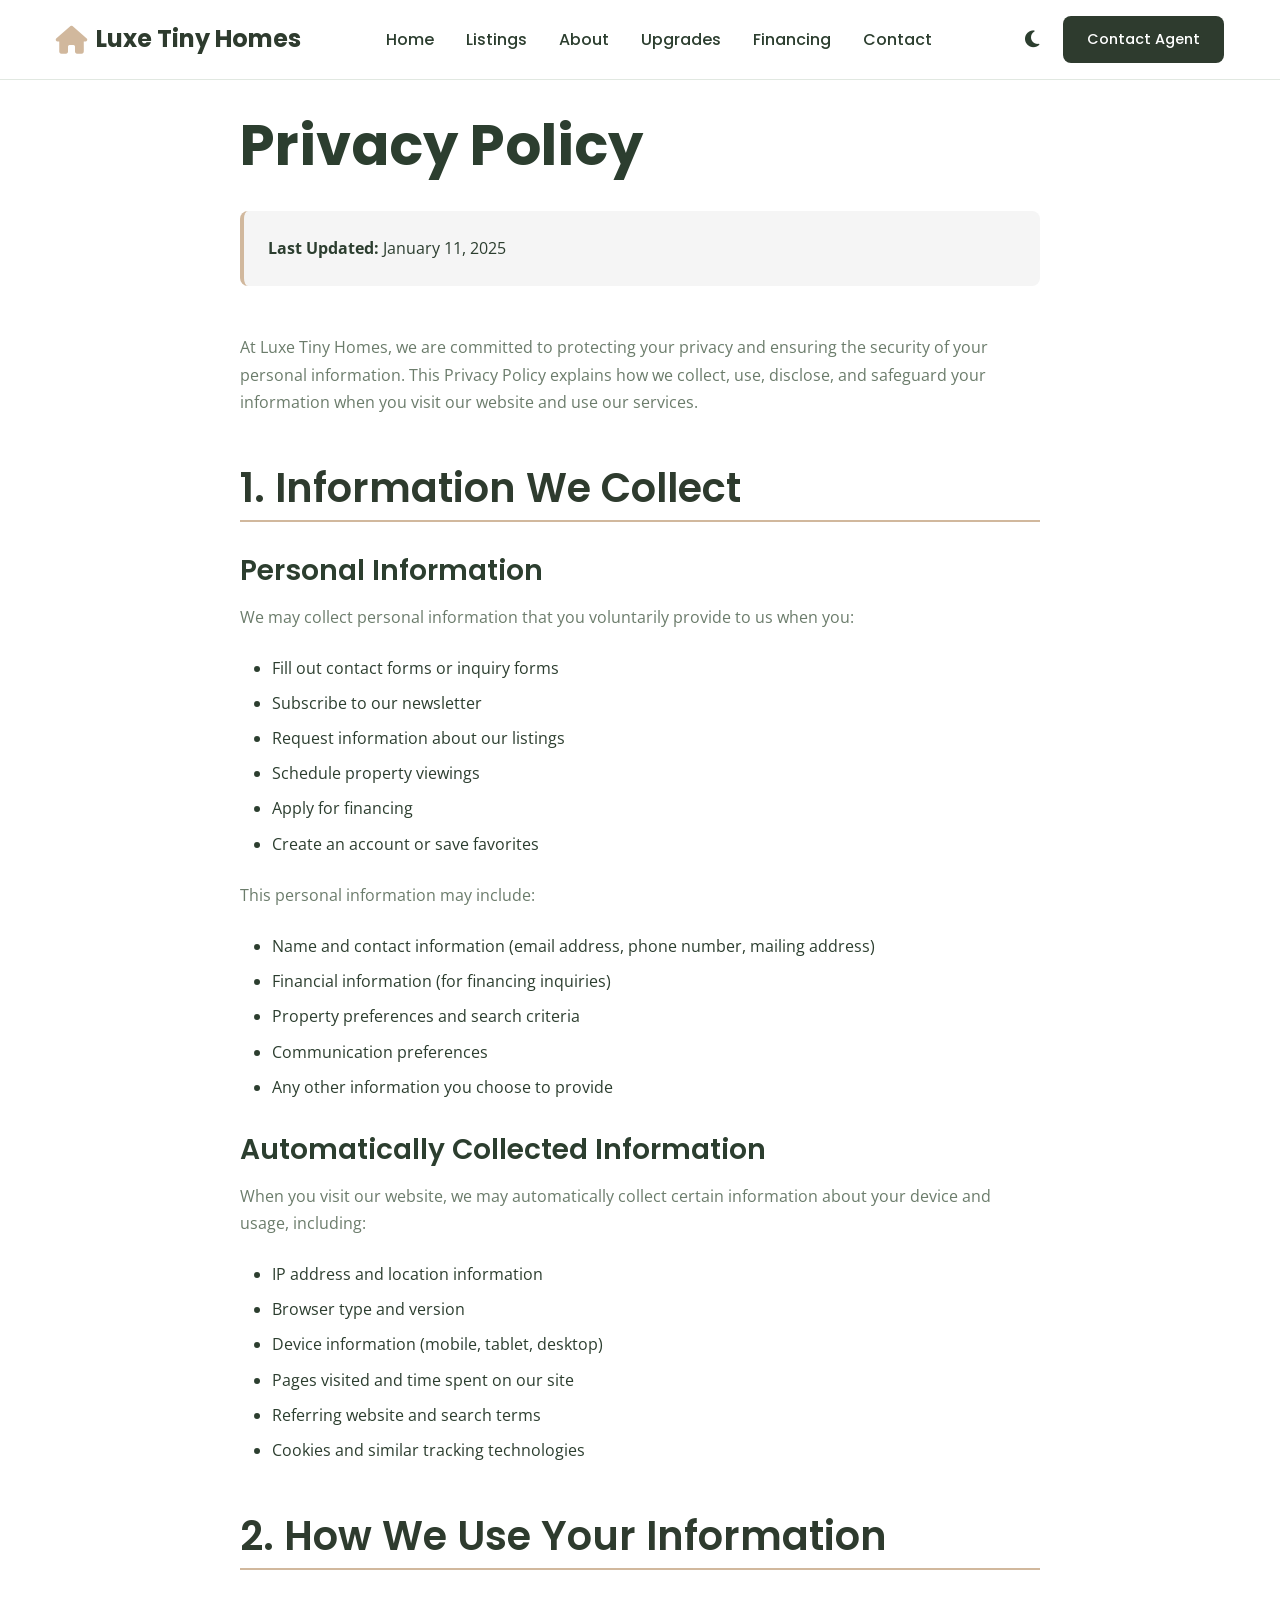
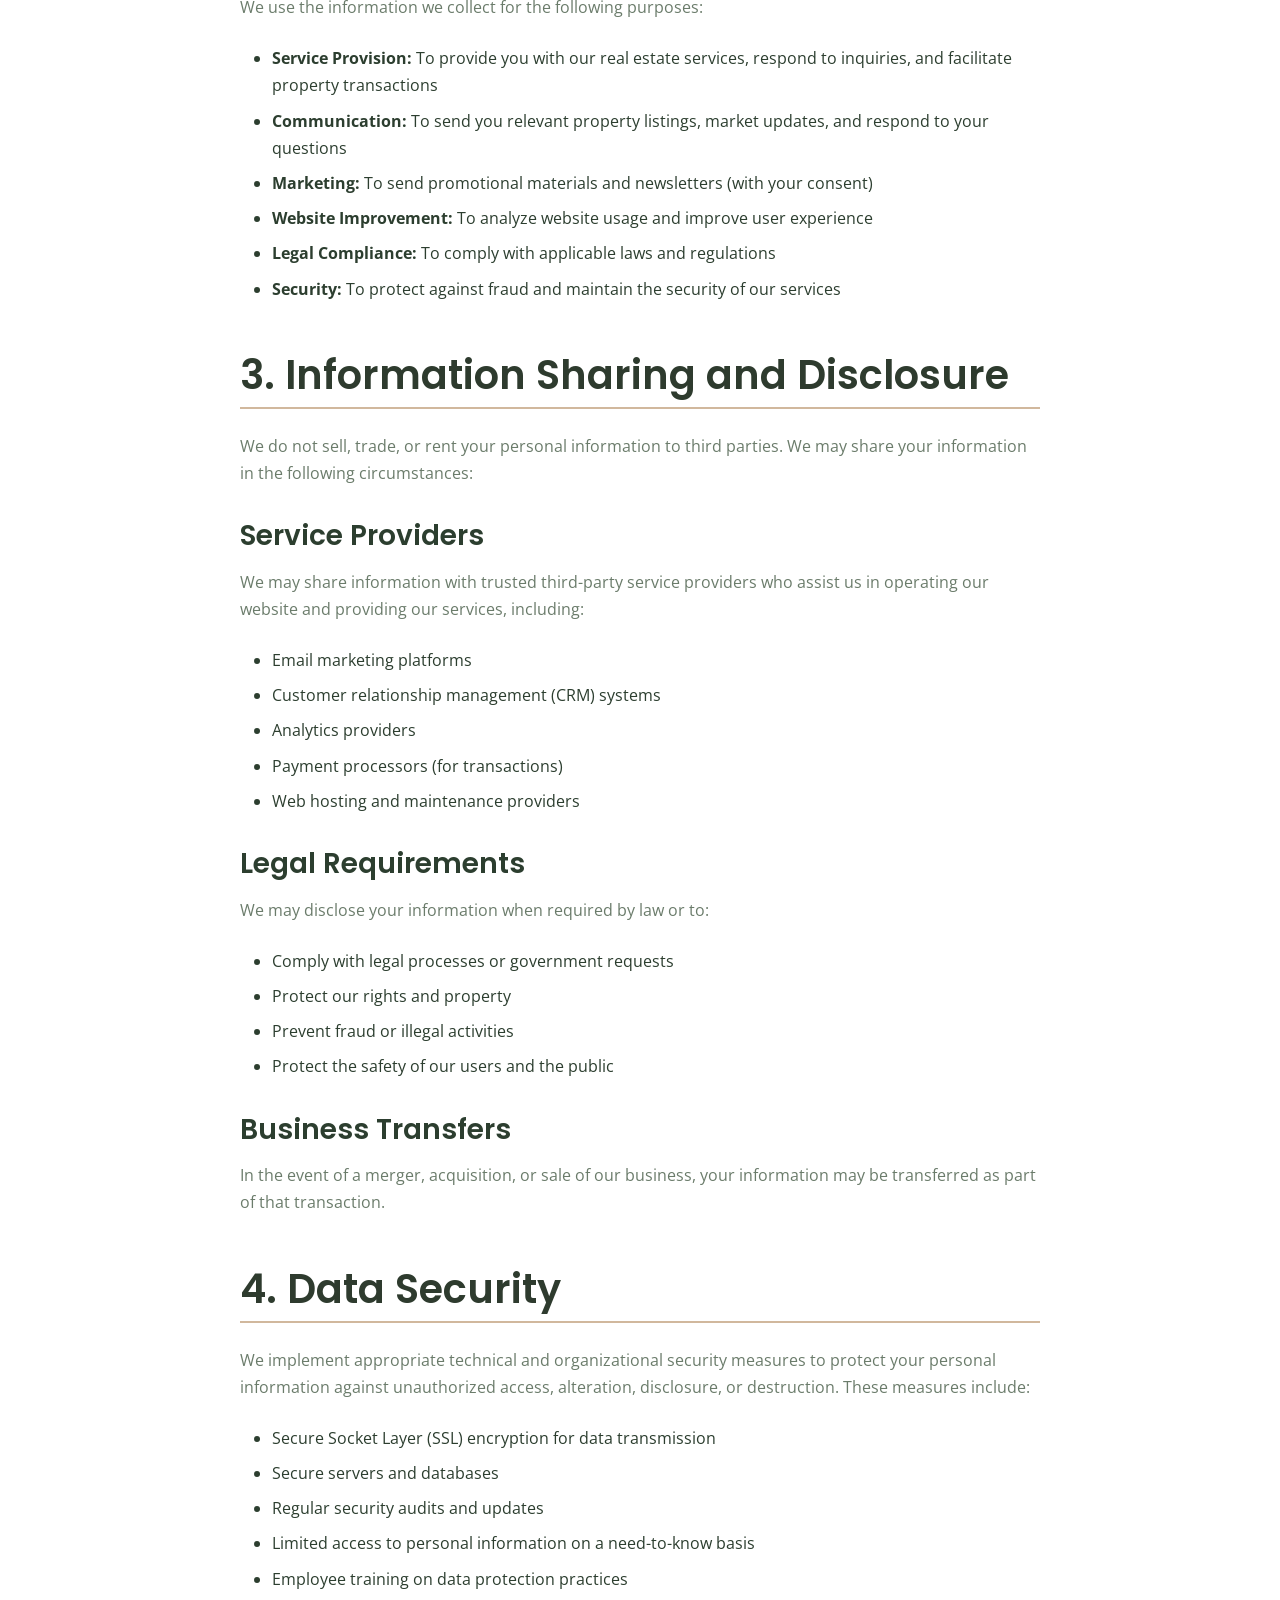
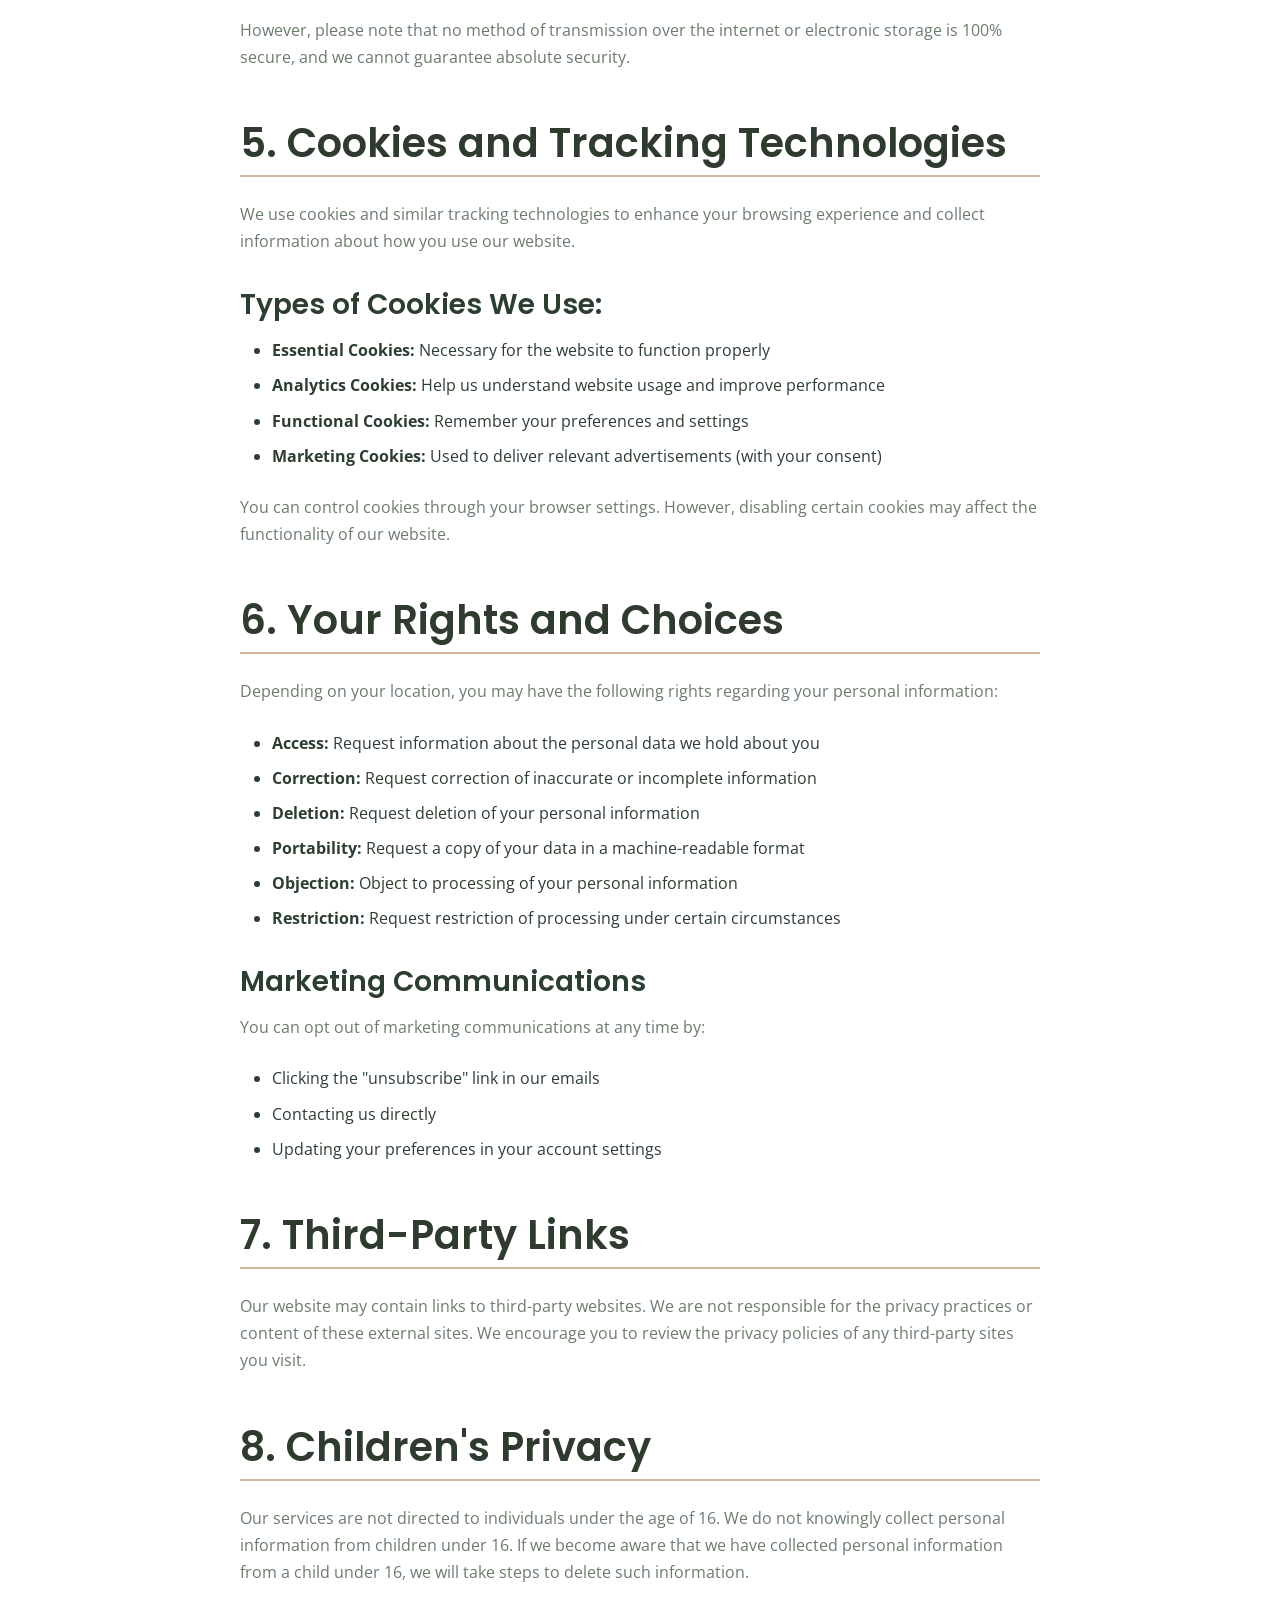
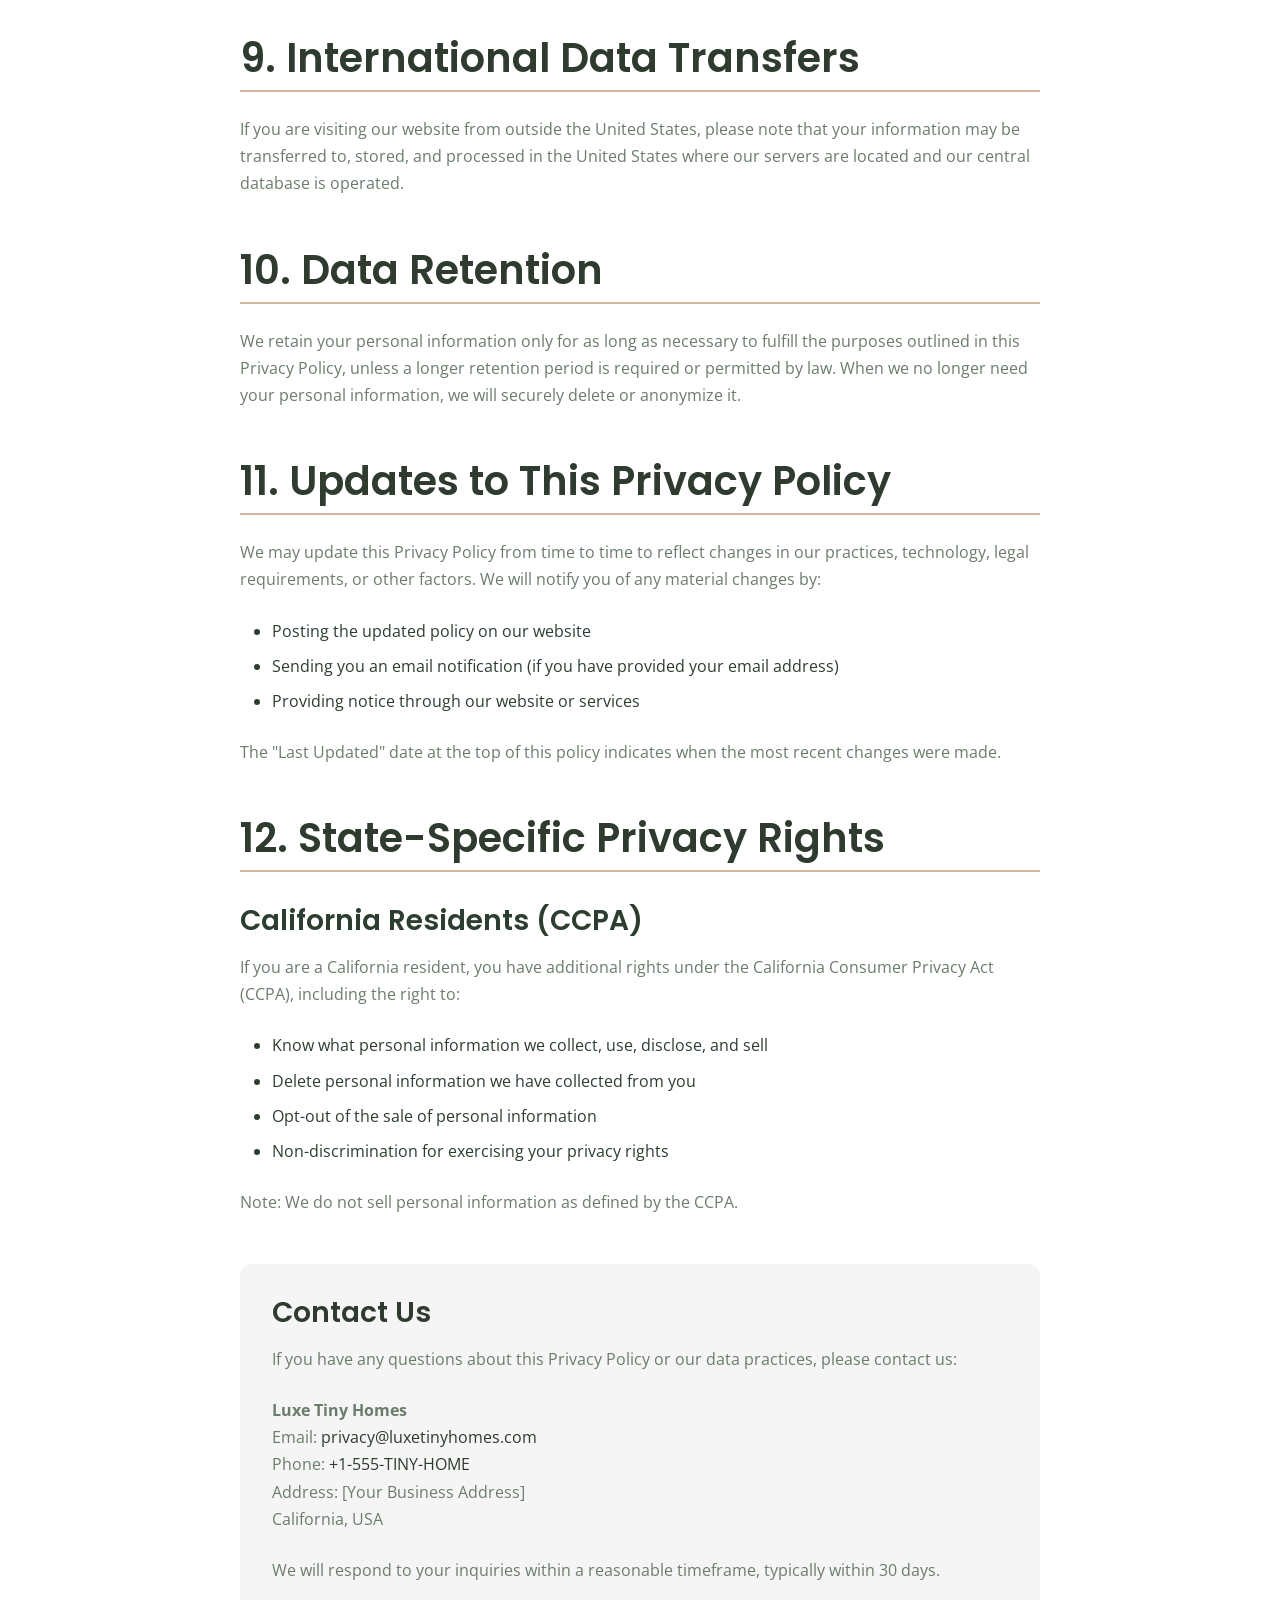
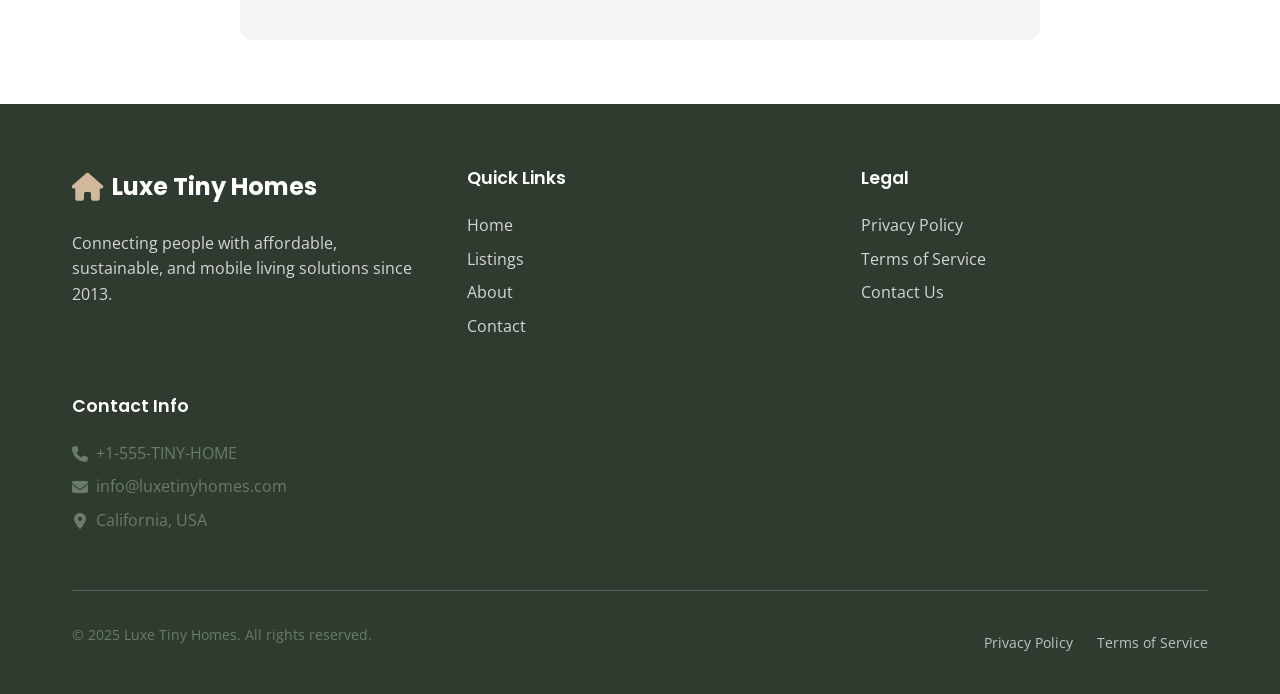
<file: privacy-policy.html>
<!DOCTYPE html>
<html lang="en">
<head>
    <meta charset="UTF-8">
    <meta name="viewport" content="width=device-width, initial-scale=1.0">
    <meta name="description" content="Luxe Tiny Homes Privacy Policy - Learn how we collect, use, and protect your personal information.">
    <meta name="robots" content="index, follow">
    
    <title>Privacy Policy | Luxe Tiny Homes</title>
    
    <!-- Fonts -->
    <link href="https://fonts.googleapis.com/css2?family=Poppins:wght@300;400;500;600;700&family=Open+Sans:wght@300;400;500;600&display=swap" rel="stylesheet">
    
    <!-- Icons -->
    <link href="https://cdnjs.cloudflare.com/ajax/libs/font-awesome/6.4.0/css/all.min.css" rel="stylesheet">
    
    <!-- CSS -->
    <link rel="stylesheet" href="styles.css">
    
    <style>
        .legal-page {
            padding: calc(80px + var(--spacing-lg)) 0 var(--spacing-xxl) 0;
            background-color: var(--color-white);
        }
        
        .legal-content {
            max-width: 800px;
            margin: 0 auto;
            line-height: 1.7;
        }
        
        .legal-content h1 {
            margin-bottom: var(--spacing-lg);
            color: var(--color-text-dark);
        }
        
        .legal-content h2 {
            margin-top: var(--spacing-xl);
            margin-bottom: var(--spacing-md);
            color: var(--color-forest-green);
            border-bottom: 2px solid var(--color-warm-accent);
            padding-bottom: 0.5rem;
        }
        
        .legal-content h3 {
            margin-top: var(--spacing-lg);
            margin-bottom: var(--spacing-sm);
            color: var(--color-text-dark);
        }
        
        .legal-content p {
            margin-bottom: var(--spacing-md);
        }
        
        .legal-content ul, .legal-content ol {
            margin-bottom: var(--spacing-md);
            padding-left: var(--spacing-lg);
        }
        
        .legal-content li {
            margin-bottom: 0.5rem;
        }
        
        .last-updated {
            background-color: var(--color-light);
            padding: var(--spacing-md);
            border-radius: var(--radius-small);
            border-left: 4px solid var(--color-warm-accent);
            margin-bottom: var(--spacing-xl);
        }
        
        .contact-info {
            background-color: var(--color-light);
            padding: var(--spacing-lg);
            border-radius: var(--radius-medium);
            margin-top: var(--spacing-xl);
        }
        
        .contact-info h3 {
            margin-top: 0;
            color: var(--color-forest-green);
        }
    </style>
</head>
<body>
    <!-- Header & Navigation -->
    <header class="header" id="header">
        <nav class="navbar">
            <div class="nav-container">
                <div class="nav-logo">
                    <a href="index.html">
                        <i class="fas fa-home"></i>
                        <span>Luxe Tiny Homes</span>
                    </a>
                </div>
                
                <ul class="nav-menu" id="nav-menu">
                    <li class="nav-item">
                        <a href="index.html" class="nav-link">Home</a>
                    </li>
                    <li class="nav-item">
                        <a href="index.html#listings" class="nav-link">Listings</a>
                    </li>
                    <li class="nav-item">
                        <a href="index.html#about" class="nav-link">About</a>
                    </li>
                    <li class="nav-item">
                        <a href="index.html#upgrades" class="nav-link">Upgrades</a>
                    </li>
                    <li class="nav-item">
                        <a href="index.html#financing" class="nav-link">Financing</a>
                    </li>
                    <li class="nav-item">
                        <a href="index.html#contact" class="nav-link">Contact</a>
                    </li>
                </ul>
                
                <div class="nav-actions">
                    <button class="theme-toggle" id="theme-toggle" aria-label="Toggle dark mode">
                        <i class="fas fa-moon"></i>
                    </button>
                    <a href="index.html#contact" class="btn btn-primary">Contact Agent</a>
                    <div class="hamburger" id="hamburger">
                        <span class="bar"></span>
                        <span class="bar"></span>
                        <span class="bar"></span>
                    </div>
                </div>
            </div>
        </nav>
    </header>

    <!-- Privacy Policy Content -->
    <main class="legal-page">
        <div class="container">
            <div class="legal-content">
                <h1>Privacy Policy</h1>
                
                <div class="last-updated">
                    <strong>Last Updated:</strong> January 11, 2025
                </div>

                <p>At Luxe Tiny Homes, we are committed to protecting your privacy and ensuring the security of your personal information. This Privacy Policy explains how we collect, use, disclose, and safeguard your information when you visit our website and use our services.</p>

                <h2>1. Information We Collect</h2>

                <h3>Personal Information</h3>
                <p>We may collect personal information that you voluntarily provide to us when you:</p>
                <ul>
                    <li>Fill out contact forms or inquiry forms</li>
                    <li>Subscribe to our newsletter</li>
                    <li>Request information about our listings</li>
                    <li>Schedule property viewings</li>
                    <li>Apply for financing</li>
                    <li>Create an account or save favorites</li>
                </ul>

                <p>This personal information may include:</p>
                <ul>
                    <li>Name and contact information (email address, phone number, mailing address)</li>
                    <li>Financial information (for financing inquiries)</li>
                    <li>Property preferences and search criteria</li>
                    <li>Communication preferences</li>
                    <li>Any other information you choose to provide</li>
                </ul>

                <h3>Automatically Collected Information</h3>
                <p>When you visit our website, we may automatically collect certain information about your device and usage, including:</p>
                <ul>
                    <li>IP address and location information</li>
                    <li>Browser type and version</li>
                    <li>Device information (mobile, tablet, desktop)</li>
                    <li>Pages visited and time spent on our site</li>
                    <li>Referring website and search terms</li>
                    <li>Cookies and similar tracking technologies</li>
                </ul>

                <h2>2. How We Use Your Information</h2>
                
                <p>We use the information we collect for the following purposes:</p>
                <ul>
                    <li><strong>Service Provision:</strong> To provide you with our real estate services, respond to inquiries, and facilitate property transactions</li>
                    <li><strong>Communication:</strong> To send you relevant property listings, market updates, and respond to your questions</li>
                    <li><strong>Marketing:</strong> To send promotional materials and newsletters (with your consent)</li>
                    <li><strong>Website Improvement:</strong> To analyze website usage and improve user experience</li>
                    <li><strong>Legal Compliance:</strong> To comply with applicable laws and regulations</li>
                    <li><strong>Security:</strong> To protect against fraud and maintain the security of our services</li>
                </ul>

                <h2>3. Information Sharing and Disclosure</h2>
                
                <p>We do not sell, trade, or rent your personal information to third parties. We may share your information in the following circumstances:</p>

                <h3>Service Providers</h3>
                <p>We may share information with trusted third-party service providers who assist us in operating our website and providing our services, including:</p>
                <ul>
                    <li>Email marketing platforms</li>
                    <li>Customer relationship management (CRM) systems</li>
                    <li>Analytics providers</li>
                    <li>Payment processors (for transactions)</li>
                    <li>Web hosting and maintenance providers</li>
                </ul>

                <h3>Legal Requirements</h3>
                <p>We may disclose your information when required by law or to:</p>
                <ul>
                    <li>Comply with legal processes or government requests</li>
                    <li>Protect our rights and property</li>
                    <li>Prevent fraud or illegal activities</li>
                    <li>Protect the safety of our users and the public</li>
                </ul>

                <h3>Business Transfers</h3>
                <p>In the event of a merger, acquisition, or sale of our business, your information may be transferred as part of that transaction.</p>

                <h2>4. Data Security</h2>
                
                <p>We implement appropriate technical and organizational security measures to protect your personal information against unauthorized access, alteration, disclosure, or destruction. These measures include:</p>
                <ul>
                    <li>Secure Socket Layer (SSL) encryption for data transmission</li>
                    <li>Secure servers and databases</li>
                    <li>Regular security audits and updates</li>
                    <li>Limited access to personal information on a need-to-know basis</li>
                    <li>Employee training on data protection practices</li>
                </ul>

                <p>However, please note that no method of transmission over the internet or electronic storage is 100% secure, and we cannot guarantee absolute security.</p>

                <h2>5. Cookies and Tracking Technologies</h2>
                
                <p>We use cookies and similar tracking technologies to enhance your browsing experience and collect information about how you use our website.</p>

                <h3>Types of Cookies We Use:</h3>
                <ul>
                    <li><strong>Essential Cookies:</strong> Necessary for the website to function properly</li>
                    <li><strong>Analytics Cookies:</strong> Help us understand website usage and improve performance</li>
                    <li><strong>Functional Cookies:</strong> Remember your preferences and settings</li>
                    <li><strong>Marketing Cookies:</strong> Used to deliver relevant advertisements (with your consent)</li>
                </ul>

                <p>You can control cookies through your browser settings. However, disabling certain cookies may affect the functionality of our website.</p>

                <h2>6. Your Rights and Choices</h2>
                
                <p>Depending on your location, you may have the following rights regarding your personal information:</p>
                <ul>
                    <li><strong>Access:</strong> Request information about the personal data we hold about you</li>
                    <li><strong>Correction:</strong> Request correction of inaccurate or incomplete information</li>
                    <li><strong>Deletion:</strong> Request deletion of your personal information</li>
                    <li><strong>Portability:</strong> Request a copy of your data in a machine-readable format</li>
                    <li><strong>Objection:</strong> Object to processing of your personal information</li>
                    <li><strong>Restriction:</strong> Request restriction of processing under certain circumstances</li>
                </ul>

                <h3>Marketing Communications</h3>
                <p>You can opt out of marketing communications at any time by:</p>
                <ul>
                    <li>Clicking the "unsubscribe" link in our emails</li>
                    <li>Contacting us directly</li>
                    <li>Updating your preferences in your account settings</li>
                </ul>

                <h2>7. Third-Party Links</h2>
                
                <p>Our website may contain links to third-party websites. We are not responsible for the privacy practices or content of these external sites. We encourage you to review the privacy policies of any third-party sites you visit.</p>

                <h2>8. Children's Privacy</h2>
                
                <p>Our services are not directed to individuals under the age of 16. We do not knowingly collect personal information from children under 16. If we become aware that we have collected personal information from a child under 16, we will take steps to delete such information.</p>

                <h2>9. International Data Transfers</h2>
                
                <p>If you are visiting our website from outside the United States, please note that your information may be transferred to, stored, and processed in the United States where our servers are located and our central database is operated.</p>

                <h2>10. Data Retention</h2>
                
                <p>We retain your personal information only for as long as necessary to fulfill the purposes outlined in this Privacy Policy, unless a longer retention period is required or permitted by law. When we no longer need your personal information, we will securely delete or anonymize it.</p>

                <h2>11. Updates to This Privacy Policy</h2>
                
                <p>We may update this Privacy Policy from time to time to reflect changes in our practices, technology, legal requirements, or other factors. We will notify you of any material changes by:</p>
                <ul>
                    <li>Posting the updated policy on our website</li>
                    <li>Sending you an email notification (if you have provided your email address)</li>
                    <li>Providing notice through our website or services</li>
                </ul>

                <p>The "Last Updated" date at the top of this policy indicates when the most recent changes were made.</p>

                <h2>12. State-Specific Privacy Rights</h2>

                <h3>California Residents (CCPA)</h3>
                <p>If you are a California resident, you have additional rights under the California Consumer Privacy Act (CCPA), including the right to:</p>
                <ul>
                    <li>Know what personal information we collect, use, disclose, and sell</li>
                    <li>Delete personal information we have collected from you</li>
                    <li>Opt-out of the sale of personal information</li>
                    <li>Non-discrimination for exercising your privacy rights</li>
                </ul>

                <p>Note: We do not sell personal information as defined by the CCPA.</p>

                <div class="contact-info">
                    <h3>Contact Us</h3>
                    <p>If you have any questions about this Privacy Policy or our data practices, please contact us:</p>
                    
                    <p><strong>Luxe Tiny Homes</strong><br>
                    Email: <a href="mailto:privacy@luxetinyhomes.com">privacy@luxetinyhomes.com</a><br>
                    Phone: <a href="tel:+1-555-TINY-HOME">+1-555-TINY-HOME</a><br>
                    Address: [Your Business Address]<br>
                    California, USA</p>

                    <p>We will respond to your inquiries within a reasonable timeframe, typically within 30 days.</p>
                </div>
            </div>
        </div>
    </main>

    <!-- Footer -->
    <footer class="footer">
        <div class="container">
            <div class="footer-content">
                <div class="footer-section">
                    <div class="footer-logo">
                        <i class="fas fa-home"></i>
                        <span>Luxe Tiny Homes</span>
                    </div>
                    <p class="footer-description">
                        Connecting people with affordable, sustainable, and mobile living solutions since 2013.
                    </p>
                </div>
                
                <div class="footer-section">
                    <h4 class="footer-title">Quick Links</h4>
                    <ul class="footer-links">
                        <li><a href="index.html">Home</a></li>
                        <li><a href="index.html#listings">Listings</a></li>
                        <li><a href="index.html#about">About</a></li>
                        <li><a href="index.html#contact">Contact</a></li>
                    </ul>
                </div>
                
                <div class="footer-section">
                    <h4 class="footer-title">Legal</h4>
                    <ul class="footer-links">
                        <li><a href="privacy-policy.html">Privacy Policy</a></li>
                        <li><a href="terms.html">Terms of Service</a></li>
                        <li><a href="index.html#contact">Contact Us</a></li>
                    </ul>
                </div>
                
                <div class="footer-section">
                    <h4 class="footer-title">Contact Info</h4>
                    <div class="footer-contact">
                        <p><i class="fas fa-phone"></i> +1-555-TINY-HOME</p>
                        <p><i class="fas fa-envelope"></i> info@luxetinyhomes.com</p>
                        <p><i class="fas fa-map-marker-alt"></i> California, USA</p>
                    </div>
                </div>
            </div>
            
            <div class="footer-bottom">
                <div class="footer-bottom-content">
                    <p>&copy; 2025 Luxe Tiny Homes. All rights reserved.</p>
                    <div class="footer-bottom-links">
                        <a href="privacy-policy.html">Privacy Policy</a>
                        <a href="terms.html">Terms of Service</a>
                    </div>
                </div>
            </div>
        </div>
    </footer>

    <!-- JavaScript -->
    <script src="script.js"></script>
</body>
</html>
</file>
<file: styles.css>
/* ===== CSS CUSTOM PROPERTIES ===== */
:root {
    /* Nature-inspired color palette */
    --color-white: #ffffff;
    --color-light: #f5f5f5;
    --color-forest-green: #2e3b2e;
    --color-warm-accent: #d1b89d;
    --color-text-dark: #2c3e2f;
    --color-text-light: #6b7c6b;
    --color-border: #e1e8e1;
    --color-shadow: rgba(46, 59, 46, 0.1);
    
    /* Additional colors */
    --color-success: #4caf50;
    --color-warning: #ff9800;
    --color-error: #f44336;
    --color-info: #2196f3;
    
    /* Typography */
    --font-primary: 'Poppins', sans-serif;
    --font-secondary: 'Open Sans', sans-serif;
    
    /* Spacing */
    --spacing-xs: 0.5rem;
    --spacing-sm: 1rem;
    --spacing-md: 1.5rem;
    --spacing-lg: 2rem;
    --spacing-xl: 3rem;
    --spacing-xxl: 4rem;
    
    /* Breakpoints */
    --breakpoint-mobile: 480px;
    --breakpoint-tablet: 768px;
    --breakpoint-desktop: 1024px;
    --breakpoint-large: 1200px;
    
    /* Animations */
    --transition-fast: 0.2s ease-in-out;
    --transition-normal: 0.3s ease-in-out;
    --transition-slow: 0.5s ease-in-out;
    
    /* Border radius */
    --radius-small: 8px;
    --radius-medium: 12px;
    --radius-large: 16px;
    
    /* Shadows */
    --shadow-light: 0 2px 8px var(--color-shadow);
    --shadow-medium: 0 4px 16px var(--color-shadow);
    --shadow-heavy: 0 8px 32px var(--color-shadow);
}

/* Dark mode variables */
[data-theme="dark"] {
    --color-white: #1a1a1a;
    --color-light: #2d2d2d;
    --color-forest-green: #4a6b4a;
    --color-warm-accent: #c9a876;
    --color-text-dark: #e0e0e0;
    --color-text-light: #b0b0b0;
    --color-border: #3a3a3a;
    --color-shadow: rgba(0, 0, 0, 0.3);
}

/* ===== RESET & BASE STYLES ===== */
* {
    margin: 0;
    padding: 0;
    box-sizing: border-box;
}

html {
    scroll-behavior: smooth;
    font-size: 16px;
}

body {
    font-family: var(--font-secondary);
    font-size: 1rem;
    line-height: 1.6;
    color: var(--color-text-dark);
    background-color: var(--color-white);
    transition: background-color var(--transition-normal), color var(--transition-normal);
}

/* ===== TYPOGRAPHY ===== */
h1, h2, h3, h4, h5, h6 {
    font-family: var(--font-primary);
    font-weight: 600;
    line-height: 1.2;
    margin-bottom: var(--spacing-sm);
    color: var(--color-text-dark);
}

h1 {
    font-size: clamp(2rem, 5vw, 3.5rem);
    font-weight: 700;
}

h2 {
    font-size: clamp(1.75rem, 4vw, 2.5rem);
}

h3 {
    font-size: clamp(1.25rem, 3vw, 1.75rem);
}

h4 {
    font-size: 1.25rem;
}

p {
    margin-bottom: var(--spacing-sm);
    color: var(--color-text-light);
}

a {
    color: var(--color-forest-green);
    text-decoration: none;
    transition: color var(--transition-fast);
}

a:hover {
    color: var(--color-warm-accent);
}

/* ===== UTILITY CLASSES ===== */
.container {
    max-width: 1200px;
    margin: 0 auto;
    padding: 0 var(--spacing-sm);
}

@media (min-width: 768px) {
    .container {
        padding: 0 var(--spacing-lg);
    }
}

.text-center {
    text-align: center;
}

.section-header {
    text-align: center;
    margin-bottom: var(--spacing-xl);
}

.section-title {
    color: var(--color-text-dark);
    margin-bottom: var(--spacing-sm);
}

.section-subtitle {
    font-size: 1.1rem;
    color: var(--color-text-light);
    max-width: 600px;
    margin: 0 auto;
}

/* ===== BUTTONS ===== */
.btn {
    display: inline-flex;
    align-items: center;
    justify-content: center;
    padding: 0.75rem 1.5rem;
    border: none;
    border-radius: var(--radius-small);
    font-family: var(--font-primary);
    font-size: 0.9rem;
    font-weight: 500;
    text-decoration: none;
    cursor: pointer;
    transition: all var(--transition-fast);
    position: relative;
    overflow: hidden;
}

.btn-primary {
    background-color: var(--color-forest-green);
    color: var(--color-white);
}

.btn-primary:hover {
    background-color: var(--color-text-dark);
    transform: translateY(-2px);
    box-shadow: var(--shadow-medium);
}

.btn-secondary {
    background-color: var(--color-warm-accent);
    color: var(--color-white);
}

.btn-secondary:hover {
    background-color: #b8a085;
    transform: translateY(-2px);
    box-shadow: var(--shadow-medium);
}

.btn-outline {
    background-color: transparent;
    color: var(--color-forest-green);
    border: 2px solid var(--color-forest-green);
}

.btn-outline:hover {
    background-color: var(--color-forest-green);
    color: var(--color-white);
}

.btn-lg {
    padding: 1rem 2rem;
    font-size: 1rem;
}

.btn:disabled {
    opacity: 0.6;
    cursor: not-allowed;
    transform: none;
}

/* ===== HEADER & NAVIGATION ===== */
.header {
    position: fixed;
    top: 0;
    left: 0;
    width: 100%;
    z-index: 1000;
    background-color: rgba(255, 255, 255, 0.95);
    backdrop-filter: blur(10px);
    border-bottom: 1px solid var(--color-border);
    transition: all var(--transition-normal);
}

[data-theme="dark"] .header {
    background-color: rgba(26, 26, 26, 0.95);
}

.navbar {
    padding: 1rem 0;
}

.nav-container {
    display: flex;
    align-items: center;
    justify-content: space-between;
    max-width: 1200px;
    margin: 0 auto;
    padding: 0 var(--spacing-sm);
}

.nav-logo a {
    display: flex;
    align-items: center;
    gap: 0.5rem;
    font-family: var(--font-primary);
    font-size: 1.5rem;
    font-weight: 700;
    color: var(--color-forest-green);
    text-decoration: none;
}

.nav-logo i {
    font-size: 1.75rem;
    color: var(--color-warm-accent);
}

.nav-menu {
    display: flex;
    list-style: none;
    gap: var(--spacing-lg);
    margin: 0;
}

.nav-link {
    font-family: var(--font-primary);
    font-weight: 500;
    color: var(--color-text-dark);
    position: relative;
    transition: color var(--transition-fast);
}

.nav-link:hover,
.nav-link.active {
    color: var(--color-forest-green);
}

.nav-link::after {
    content: '';
    position: absolute;
    bottom: -5px;
    left: 0;
    width: 0;
    height: 2px;
    background-color: var(--color-warm-accent);
    transition: width var(--transition-fast);
}

.nav-link:hover::after,
.nav-link.active::after {
    width: 100%;
}

.nav-actions {
    display: flex;
    align-items: center;
    gap: var(--spacing-sm);
}

.theme-toggle {
    background: none;
    border: none;
    color: var(--color-text-dark);
    font-size: 1.2rem;
    cursor: pointer;
    padding: 0.5rem;
    border-radius: 50%;
    transition: all var(--transition-fast);
}

.theme-toggle:hover {
    background-color: var(--color-light);
    transform: scale(1.1);
}

.hamburger {
    display: none;
    flex-direction: column;
    cursor: pointer;
    padding: 0.5rem;
}

.bar {
    width: 25px;
    height: 3px;
    background-color: var(--color-text-dark);
    margin: 3px 0;
    transition: var(--transition-fast);
    border-radius: 2px;
}

/* Mobile Navigation */
@media (max-width: 768px) {
    .nav-menu {
        position: fixed;
        left: -100%;
        top: 70px;
        flex-direction: column;
        background-color: var(--color-white);
        width: 100%;
        text-align: center;
        transition: left var(--transition-normal);
        box-shadow: var(--shadow-medium);
        padding: var(--spacing-lg) 0;
        border-top: 1px solid var(--color-border);
    }

    .nav-menu.active {
        left: 0;
    }

    .nav-item {
        margin: var(--spacing-sm) 0;
    }

    .hamburger {
        display: flex;
    }

    .hamburger.active .bar:nth-child(2) {
        opacity: 0;
    }

    .hamburger.active .bar:nth-child(1) {
        transform: translateY(8px) rotate(45deg);
    }

    .hamburger.active .bar:nth-child(3) {
        transform: translateY(-8px) rotate(-45deg);
    }
}

/* ===== HERO SECTION ===== */
.hero {
    position: relative;
    height: 100vh;
    display: flex;
    align-items: center;
    justify-content: center;
    overflow: hidden;
}

.hero-background {
    position: absolute;
    top: 0;
    left: 0;
    width: 100%;
    height: 100%;
    z-index: -2;
}

.hero-video {
    width: 100%;
    height: 100%;
    object-fit: cover;
}

.hero-overlay {
    position: absolute;
    top: 0;
    left: 0;
    width: 100%;
    height: 100%;
    background: linear-gradient(rgba(46, 59, 46, 0.4), rgba(46, 59, 46, 0.6));
    z-index: -1;
}

.hero-content {
    text-align: center;
    color: var(--color-white);
    max-width: 800px;
    padding: 0 var(--spacing-sm);
}

.hero-title {
    color: var(--color-white);
    margin-bottom: var(--spacing-md);
    text-shadow: 2px 2px 4px rgba(0, 0, 0, 0.5);
}

.hero-subtitle {
    font-size: 1.25rem;
    margin-bottom: var(--spacing-xl);
    color: rgba(255, 255, 255, 0.9);
    text-shadow: 1px 1px 2px rgba(0, 0, 0, 0.5);
}

.hero-actions {
    display: flex;
    gap: var(--spacing-sm);
    justify-content: center;
    margin-bottom: var(--spacing-xl);
    flex-wrap: wrap;
}

.hero-stats {
    display: flex;
    justify-content: center;
    gap: var(--spacing-xl);
    margin-top: var(--spacing-xl);
    flex-wrap: wrap;
}

.stat {
    text-align: center;
}

.stat-number {
    display: block;
    font-size: 2rem;
    font-weight: 700;
    font-family: var(--font-primary);
    color: var(--color-warm-accent);
}

.stat-label {
    font-size: 0.9rem;
    color: rgba(255, 255, 255, 0.8);
}

.scroll-indicator {
    position: absolute;
    bottom: var(--spacing-lg);
    left: 50%;
    transform: translateX(-50%);
    color: var(--color-white);
    font-size: 1.5rem;
    animation: bounce 2s infinite;
}

@keyframes bounce {
    0%, 20%, 50%, 80%, 100% {
        transform: translateX(-50%) translateY(0);
    }
    40% {
        transform: translateX(-50%) translateY(-10px);
    }
    60% {
        transform: translateX(-50%) translateY(-5px);
    }
}

/* ===== LISTINGS SECTION ===== */
.listings {
    padding: var(--spacing-xxl) 0;
    background-color: var(--color-light);
}

.listings-filters {
    margin-bottom: var(--spacing-xl);
    display: flex;
    flex-direction: column;
    gap: var(--spacing-sm);
}

.search-bar {
    position: relative;
    max-width: 400px;
    margin: 0 auto;
}

.search-bar input {
    width: 100%;
    padding: 0.75rem 1rem 0.75rem 2.5rem;
    border: 2px solid var(--color-border);
    border-radius: var(--radius-small);
    font-size: 1rem;
    background-color: var(--color-white);
    color: var(--color-text-dark);
    transition: border-color var(--transition-fast);
}

.search-bar input:focus {
    outline: none;
    border-color: var(--color-forest-green);
}

.search-bar i {
    position: absolute;
    left: 0.75rem;
    top: 50%;
    transform: translateY(-50%);
    color: var(--color-text-light);
}

.filter-controls {
    display: flex;
    justify-content: center;
    gap: var(--spacing-sm);
    flex-wrap: wrap;
}

.filter-controls select {
    padding: 0.5rem 1rem;
    border: 2px solid var(--color-border);
    border-radius: var(--radius-small);
    background-color: var(--color-white);
    color: var(--color-text-dark);
    font-size: 0.9rem;
    cursor: pointer;
    transition: border-color var(--transition-fast);
}

.filter-controls select:focus {
    outline: none;
    border-color: var(--color-forest-green);
}

.listings-grid {
    display: grid;
    grid-template-columns: repeat(auto-fit, minmax(300px, 1fr));
    gap: var(--spacing-lg);
    margin-bottom: var(--spacing-xl);
}

.listing-card {
    background-color: var(--color-white);
    border-radius: var(--radius-medium);
    overflow: hidden;
    box-shadow: var(--shadow-light);
    transition: all var(--transition-normal);
    position: relative;
}

.listing-card:hover {
    transform: translateY(-5px);
    box-shadow: var(--shadow-heavy);
}

.listing-image {
    position: relative;
    height: 250px;
    overflow: hidden;
}

.listing-image img {
    width: 100%;
    height: 100%;
    object-fit: cover;
    transition: transform var(--transition-slow);
}

.listing-card:hover .listing-image img {
    transform: scale(1.05);
}

.favorite-btn {
    position: absolute;
    top: var(--spacing-sm);
    right: var(--spacing-sm);
    background-color: rgba(255, 255, 255, 0.9);
    border: none;
    border-radius: 50%;
    width: 40px;
    height: 40px;
    display: flex;
    align-items: center;
    justify-content: center;
    cursor: pointer;
    transition: all var(--transition-fast);
}

.favorite-btn:hover {
    background-color: var(--color-white);
    transform: scale(1.1);
}

.favorite-btn.active i {
    color: var(--color-error);
}

.listing-badge {
    position: absolute;
    top: var(--spacing-sm);
    left: var(--spacing-sm);
    background-color: var(--color-warm-accent);
    color: var(--color-white);
    padding: 0.25rem 0.75rem;
    border-radius: var(--radius-small);
    font-size: 0.8rem;
    font-weight: 600;
}

.listing-content {
    padding: var(--spacing-md);
}

.listing-title {
    font-size: 1.25rem;
    margin-bottom: 0.5rem;
    color: var(--color-text-dark);
}

.listing-price {
    font-size: 1.5rem;
    font-weight: 700;
    color: var(--color-forest-green);
    margin-bottom: 0.5rem;
}

.listing-location {
    color: var(--color-text-light);
    margin-bottom: var(--spacing-sm);
    display: flex;
    align-items: center;
    gap: 0.5rem;
}

.listing-description {
    margin-bottom: var(--spacing-sm);
    font-size: 0.95rem;
}

.listing-specs {
    display: flex;
    gap: var(--spacing-sm);
    margin-bottom: var(--spacing-md);
    flex-wrap: wrap;
}

.listing-specs span {
    display: flex;
    align-items: center;
    gap: 0.25rem;
    font-size: 0.85rem;
    color: var(--color-text-light);
}

/* ===== UPGRADES SECTION ===== */
.upgrades {
    padding: var(--spacing-xxl) 0;
    background-color: var(--color-white);
}

.upgrades-grid {
    display: grid;
    grid-template-columns: repeat(auto-fit, minmax(300px, 1fr));
    gap: var(--spacing-lg);
}

.upgrade-card {
    text-align: center;
    padding: var(--spacing-lg);
    background-color: var(--color-light);
    border-radius: var(--radius-medium);
    transition: all var(--transition-normal);
    border: 2px solid transparent;
}

.upgrade-card:hover {
    transform: translateY(-5px);
    border-color: var(--color-warm-accent);
    box-shadow: var(--shadow-medium);
}

.upgrade-icon {
    width: 80px;
    height: 80px;
    background-color: var(--color-forest-green);
    border-radius: 50%;
    display: flex;
    align-items: center;
    justify-content: center;
    margin: 0 auto var(--spacing-md);
    transition: all var(--transition-normal);
}

.upgrade-card:hover .upgrade-icon {
    background-color: var(--color-warm-accent);
    transform: scale(1.1);
}

.upgrade-icon i {
    font-size: 2rem;
    color: var(--color-white);
}

.upgrade-title {
    margin-bottom: var(--spacing-sm);
    color: var(--color-text-dark);
}

.upgrade-description {
    margin-bottom: var(--spacing-sm);
    font-size: 0.95rem;
}

.upgrade-price {
    font-size: 1.25rem;
    font-weight: 600;
    color: var(--color-forest-green);
}

/* ===== FINANCING SECTION ===== */
.financing {
    padding: var(--spacing-xxl) 0;
    background-color: var(--color-light);
}

.financing-grid {
    display: grid;
    grid-template-columns: repeat(auto-fit, minmax(350px, 1fr));
    gap: var(--spacing-xl);
}

.financing-card {
    background-color: var(--color-white);
    padding: var(--spacing-xl);
    border-radius: var(--radius-medium);
    box-shadow: var(--shadow-light);
    transition: all var(--transition-normal);
}

.financing-card:hover {
    transform: translateY(-5px);
    box-shadow: var(--shadow-medium);
}

.financing-icon {
    width: 70px;
    height: 70px;
    background-color: var(--color-forest-green);
    border-radius: var(--radius-small);
    display: flex;
    align-items: center;
    justify-content: center;
    margin-bottom: var(--spacing-md);
    transition: all var(--transition-normal);
}

.financing-card:hover .financing-icon {
    background-color: var(--color-warm-accent);
    transform: scale(1.05);
}

.financing-icon i {
    font-size: 1.75rem;
    color: var(--color-white);
}

.financing-title {
    margin-bottom: var(--spacing-sm);
    color: var(--color-text-dark);
}

.financing-description {
    margin-bottom: var(--spacing-md);
}

.financing-features {
    list-style: none;
}

.financing-features li {
    padding: 0.5rem 0;
    position: relative;
    padding-left: 1.5rem;
    color: var(--color-text-light);
}

.financing-features li::before {
    content: '✓';
    position: absolute;
    left: 0;
    color: var(--color-success);
    font-weight: bold;
}

/* ===== ABOUT SECTION ===== */
.about {
    padding: var(--spacing-xxl) 0;
    background-color: var(--color-white);
}

.about-content {
    display: grid;
    grid-template-columns: 1fr 1fr;
    gap: var(--spacing-xxl);
    align-items: center;
}

@media (max-width: 768px) {
    .about-content {
        grid-template-columns: 1fr;
        gap: var(--spacing-xl);
    }
}

.about-text {
    padding-right: var(--spacing-lg);
}

@media (max-width: 768px) {
    .about-text {
        padding-right: 0;
        order: 2;
    }
}

.about-description {
    font-size: 1.1rem;
    margin-bottom: var(--spacing-md);
}

.about-stats {
    display: flex;
    gap: var(--spacing-lg);
    margin: var(--spacing-xl) 0;
    flex-wrap: wrap;
}

.about-stat {
    text-align: center;
}

.about-stat .stat-number {
    font-size: 2.5rem;
    color: var(--color-forest-green);
}

.about-stat .stat-label {
    font-size: 0.9rem;
    color: var(--color-text-light);
}

.trust-badges {
    display: flex;
    gap: var(--spacing-md);
    flex-wrap: wrap;
    margin-top: var(--spacing-lg);
}

.trust-badge {
    height: 60px;
    width: auto;
    opacity: 0.8;
    transition: opacity var(--transition-fast);
}

.trust-badge:hover {
    opacity: 1;
}

.about-image {
    position: relative;
    text-align: center;
}

.about-image img {
    width: 100%;
    max-width: 400px;
    border-radius: var(--radius-large);
    box-shadow: var(--shadow-medium);
}

.about-agent {
    background-color: var(--color-white);
    padding: var(--spacing-md);
    border-radius: var(--radius-medium);
    box-shadow: var(--shadow-medium);
    margin-top: -30px;
    position: relative;
    z-index: 1;
    max-width: 350px;
    margin-left: auto;
    margin-right: auto;
}

.about-agent h4 {
    margin-bottom: 0.5rem;
    color: var(--color-text-dark);
}

.about-agent p {
    font-size: 0.9rem;
    margin-bottom: var(--spacing-sm);
}

.agent-contact {
    display: flex;
    flex-direction: column;
    gap: 0.5rem;
}

.contact-link {
    display: flex;
    align-items: center;
    gap: 0.5rem;
    font-size: 0.9rem;
    color: var(--color-forest-green);
    text-decoration: none;
    transition: color var(--transition-fast);
}

.contact-link:hover {
    color: var(--color-warm-accent);
}

/* ===== TESTIMONIALS SECTION ===== */
.testimonials {
    padding: var(--spacing-xxl) 0;
    background-color: var(--color-light);
}

.testimonials-slider {
    position: relative;
    max-width: 800px;
    margin: 0 auto;
    overflow: hidden;
    border-radius: var(--radius-medium);
}

.testimonial-card {
    display: none;
    background-color: var(--color-white);
    padding: var(--spacing-xl);
    text-align: center;
    box-shadow: var(--shadow-medium);
}

.testimonial-card.active {
    display: block;
    animation: fadeIn 0.5s ease-in-out;
}

@keyframes fadeIn {
    from { opacity: 0; transform: translateY(20px); }
    to { opacity: 1; transform: translateY(0); }
}

.testimonial-stars {
    margin-bottom: var(--spacing-md);
}

.testimonial-stars i {
    color: var(--color-warning);
    font-size: 1.25rem;
    margin: 0 0.125rem;
}

.testimonial-text {
    font-size: 1.1rem;
    font-style: italic;
    margin-bottom: var(--spacing-lg);
    color: var(--color-text-dark);
    line-height: 1.7;
}

.testimonial-author {
    display: flex;
    align-items: center;
    justify-content: center;
    gap: var(--spacing-md);
}

.testimonial-author img {
    width: 60px;
    height: 60px;
    border-radius: 50%;
    object-fit: cover;
}

.author-info {
    text-align: left;
}

.author-name {
    font-weight: 600;
    margin-bottom: 0.25rem;
    color: var(--color-text-dark);
}

.author-location {
    font-size: 0.9rem;
    color: var(--color-text-light);
    margin-bottom: 0;
}

.testimonial-controls {
    display: flex;
    align-items: center;
    justify-content: center;
    gap: var(--spacing-md);
    margin-top: var(--spacing-lg);
}

.testimonial-prev,
.testimonial-next {
    background-color: var(--color-forest-green);
    border: none;
    color: var(--color-white);
    width: 50px;
    height: 50px;
    border-radius: 50%;
    display: flex;
    align-items: center;
    justify-content: center;
    cursor: pointer;
    transition: all var(--transition-fast);
}

.testimonial-prev:hover,
.testimonial-next:hover {
    background-color: var(--color-warm-accent);
    transform: scale(1.1);
}

.testimonial-dots {
    display: flex;
    gap: 0.5rem;
}

.dot {
    width: 12px;
    height: 12px;
    border-radius: 50%;
    background-color: var(--color-border);
    cursor: pointer;
    transition: background-color var(--transition-fast);
}

.dot.active,
.dot:hover {
    background-color: var(--color-forest-green);
}

/* ===== CONTACT SECTION ===== */
.contact {
    padding: var(--spacing-xxl) 0;
    background-color: var(--color-white);
}

.contact-content {
    display: grid;
    grid-template-columns: 1fr 1fr;
    gap: var(--spacing-xxl);
    align-items: start;
}

@media (max-width: 768px) {
    .contact-content {
        grid-template-columns: 1fr;
        gap: var(--spacing-xl);
    }
}

.contact-info {
    padding-right: var(--spacing-lg);
}

@media (max-width: 768px) {
    .contact-info {
        padding-right: 0;
    }
}

.contact-description {
    font-size: 1.1rem;
    margin-bottom: var(--spacing-xl);
}

.contact-details {
    margin-bottom: var(--spacing-xl);
}

.contact-item {
    display: flex;
    align-items: center;
    gap: var(--spacing-md);
    margin-bottom: var(--spacing-lg);
}

.contact-icon {
    width: 50px;
    height: 50px;
    background-color: var(--color-forest-green);
    border-radius: 50%;
    display: flex;
    align-items: center;
    justify-content: center;
    flex-shrink: 0;
}

.contact-icon i {
    color: var(--color-white);
    font-size: 1.25rem;
}

.contact-text h4 {
    margin-bottom: 0.25rem;
    color: var(--color-text-dark);
}

.contact-text a,
.contact-text p {
    color: var(--color-text-light);
    text-decoration: none;
    transition: color var(--transition-fast);
}

.contact-text a:hover {
    color: var(--color-forest-green);
}

.social-links {
    display: flex;
    gap: var(--spacing-sm);
}

.social-link {
    width: 45px;
    height: 45px;
    background-color: var(--color-light);
    border-radius: 50%;
    display: flex;
    align-items: center;
    justify-content: center;
    color: var(--color-text-dark);
    font-size: 1.25rem;
    transition: all var(--transition-fast);
}

.social-link:hover {
    background-color: var(--color-forest-green);
    color: var(--color-white);
    transform: translateY(-3px);
}

/* ===== CONTACT FORM ===== */
.contact-form {
    background-color: var(--color-light);
    padding: var(--spacing-xl);
    border-radius: var(--radius-medium);
}

.form-group {
    margin-bottom: var(--spacing-md);
}

.form-group label {
    display: block;
    margin-bottom: 0.5rem;
    font-weight: 500;
    color: var(--color-text-dark);
}

.form-group input,
.form-group select,
.form-group textarea {
    width: 100%;
    padding: 0.75rem;
    border: 2px solid var(--color-border);
    border-radius: var(--radius-small);
    background-color: var(--color-white);
    color: var(--color-text-dark);
    font-size: 1rem;
    transition: border-color var(--transition-fast);
}

.form-group input:focus,
.form-group select:focus,
.form-group textarea:focus {
    outline: none;
    border-color: var(--color-forest-green);
}

.form-row {
    display: grid;
    grid-template-columns: 1fr 1fr;
    gap: var(--spacing-sm);
}

@media (max-width: 480px) {
    .form-row {
        grid-template-columns: 1fr;
    }
}

.checkbox-group {
    display: flex;
    align-items: flex-start;
    gap: 0.5rem;
}

.checkbox-group input[type="checkbox"] {
    width: auto;
    margin: 0;
}

.checkbox-group label {
    margin: 0;
    font-size: 0.9rem;
    line-height: 1.4;
}

.form-message {
    margin-top: var(--spacing-sm);
    padding: var(--spacing-sm);
    border-radius: var(--radius-small);
    display: none;
}

.form-message.success {
    background-color: var(--color-success);
    color: var(--color-white);
}

.form-message.error {
    background-color: var(--color-error);
    color: var(--color-white);
}

.btn-loader {
    display: none;
}

/* ===== NEWSLETTER POPUP ===== */
.newsletter-popup {
    position: fixed;
    top: 0;
    left: 0;
    width: 100%;
    height: 100%;
    z-index: 9999;
    display: none;
}

.newsletter-popup.show {
    display: flex;
    align-items: center;
    justify-content: center;
}

.newsletter-overlay {
    position: absolute;
    top: 0;
    left: 0;
    width: 100%;
    height: 100%;
    background-color: rgba(0, 0, 0, 0.7);
    cursor: pointer;
}

.newsletter-content {
    background-color: var(--color-white);
    padding: var(--spacing-xl);
    border-radius: var(--radius-medium);
    text-align: center;
    position: relative;
    max-width: 400px;
    width: 90%;
    animation: popupSlideIn 0.3s ease-out;
}

@keyframes popupSlideIn {
    from {
        opacity: 0;
        transform: scale(0.8);
    }
    to {
        opacity: 1;
        transform: scale(1);
    }
}

.newsletter-close {
    position: absolute;
    top: var(--spacing-sm);
    right: var(--spacing-sm);
    background: none;
    border: none;
    font-size: 1.5rem;
    color: var(--color-text-light);
    cursor: pointer;
    transition: color var(--transition-fast);
}

.newsletter-close:hover {
    color: var(--color-text-dark);
}

.newsletter-icon {
    width: 60px;
    height: 60px;
    background-color: var(--color-forest-green);
    border-radius: 50%;
    display: flex;
    align-items: center;
    justify-content: center;
    margin: 0 auto var(--spacing-md);
}

.newsletter-icon i {
    font-size: 1.75rem;
    color: var(--color-white);
}

.newsletter-title {
    margin-bottom: var(--spacing-sm);
    color: var(--color-text-dark);
}

.newsletter-text {
    margin-bottom: var(--spacing-md);
}

.newsletter-form {
    display: flex;
    gap: var(--spacing-sm);
}

.newsletter-form input {
    flex: 1;
    padding: 0.75rem;
    border: 2px solid var(--color-border);
    border-radius: var(--radius-small);
    background-color: var(--color-light);
}

.newsletter-form input:focus {
    outline: none;
    border-color: var(--color-forest-green);
}

/* ===== FOOTER ===== */
.footer {
    background-color: var(--color-forest-green);
    color: var(--color-white);
    padding: var(--spacing-xxl) 0 var(--spacing-lg) 0;
}

.footer-content {
    display: grid;
    grid-template-columns: repeat(auto-fit, minmax(250px, 1fr));
    gap: var(--spacing-xl);
    margin-bottom: var(--spacing-xl);
}

.footer-logo {
    display: flex;
    align-items: center;
    gap: 0.5rem;
    font-family: var(--font-primary);
    font-size: 1.5rem;
    font-weight: 700;
    margin-bottom: var(--spacing-md);
}

.footer-logo i {
    font-size: 1.75rem;
    color: var(--color-warm-accent);
}

.footer-description {
    margin-bottom: var(--spacing-md);
    color: rgba(255, 255, 255, 0.8);
    line-height: 1.6;
}

.footer-social {
    display: flex;
    gap: var(--spacing-sm);
}

.footer-social .social-link {
    width: 40px;
    height: 40px;
    background-color: rgba(255, 255, 255, 0.1);
    border-radius: 50%;
    display: flex;
    align-items: center;
    justify-content: center;
    color: var(--color-white);
    font-size: 1.1rem;
    transition: all var(--transition-fast);
}

.footer-social .social-link:hover {
    background-color: var(--color-warm-accent);
    transform: translateY(-3px);
}

.footer-title {
    margin-bottom: var(--spacing-md);
    color: var(--color-white);
    font-size: 1.1rem;
}

.footer-links {
    list-style: none;
}

.footer-links li {
    margin-bottom: 0.5rem;
}

.footer-links a {
    color: rgba(255, 255, 255, 0.8);
    text-decoration: none;
    transition: color var(--transition-fast);
}

.footer-links a:hover {
    color: var(--color-warm-accent);
}

.footer-contact {
    color: rgba(255, 255, 255, 0.8);
}

.footer-contact p {
    margin-bottom: 0.5rem;
    display: flex;
    align-items: center;
    gap: 0.5rem;
}

.footer-contact i {
    width: 16px;
    text-align: center;
}

.footer-bottom {
    border-top: 1px solid rgba(255, 255, 255, 0.2);
    padding-top: var(--spacing-lg);
}

.footer-bottom-content {
    display: flex;
    justify-content: space-between;
    align-items: center;
    color: rgba(255, 255, 255, 0.7);
    font-size: 0.9rem;
}

@media (max-width: 768px) {
    .footer-bottom-content {
        flex-direction: column;
        gap: var(--spacing-sm);
    }
}

.footer-bottom-links {
    display: flex;
    gap: var(--spacing-md);
}

.footer-bottom-links a {
    color: rgba(255, 255, 255, 0.7);
    text-decoration: none;
    font-size: 0.9rem;
    transition: color var(--transition-fast);
}

.footer-bottom-links a:hover {
    color: var(--color-warm-accent);
}

/* ===== CHAT WIDGET ===== */
.chat-widget {
    position: fixed;
    bottom: var(--spacing-lg);
    right: var(--spacing-lg);
    z-index: 1000;
}

.chat-toggle {
    width: 60px;
    height: 60px;
    background-color: var(--color-forest-green);
    border: none;
    border-radius: 50%;
    color: var(--color-white);
    font-size: 1.5rem;
    cursor: pointer;
    box-shadow: var(--shadow-medium);
    transition: all var(--transition-fast);
}

.chat-toggle:hover {
    background-color: var(--color-warm-accent);
    transform: scale(1.1);
}

.chat-popup {
    position: absolute;
    bottom: 70px;
    right: 0;
    width: 300px;
    background-color: var(--color-white);
    border-radius: var(--radius-medium);
    box-shadow: var(--shadow-heavy);
    transform: scale(0);
    transform-origin: bottom right;
    transition: transform var(--transition-normal);
}

.chat-popup.active {
    transform: scale(1);
}

.chat-header {
    background-color: var(--color-forest-green);
    color: var(--color-white);
    padding: var(--spacing-md);
    border-radius: var(--radius-medium) var(--radius-medium) 0 0;
    display: flex;
    justify-content: space-between;
    align-items: center;
}

.chat-close {
    background: none;
    border: none;
    color: var(--color-white);
    font-size: 1.25rem;
    cursor: pointer;
    opacity: 0.8;
    transition: opacity var(--transition-fast);
}

.chat-close:hover {
    opacity: 1;
}

.chat-content {
    padding: var(--spacing-md);
    max-height: 200px;
    overflow-y: auto;
}

.chat-input {
    padding: var(--spacing-md);
    border-top: 1px solid var(--color-border);
    display: flex;
    gap: var(--spacing-xs);
}

.chat-input input {
    flex: 1;
    padding: 0.5rem;
    border: 1px solid var(--color-border);
    border-radius: var(--radius-small);
    font-size: 0.9rem;
}

.chat-input button {
    padding: 0.5rem 1rem;
    background-color: var(--color-forest-green);
    color: var(--color-white);
    border: none;
    border-radius: var(--radius-small);
    cursor: pointer;
    font-size: 0.9rem;
    transition: background-color var(--transition-fast);
}

.chat-input button:hover {
    background-color: var(--color-warm-accent);
}

/* ===== BACK TO TOP BUTTON ===== */
.back-to-top {
    position: fixed;
    bottom: var(--spacing-lg);
    left: var(--spacing-lg);
    width: 50px;
    height: 50px;
    background-color: var(--color-forest-green);
    border: none;
    border-radius: 50%;
    color: var(--color-white);
    font-size: 1.25rem;
    cursor: pointer;
    opacity: 0;
    visibility: hidden;
    transition: all var(--transition-fast);
    z-index: 999;
}

.back-to-top.visible {
    opacity: 1;
    visibility: visible;
}

.back-to-top:hover {
    background-color: var(--color-warm-accent);
    transform: translateY(-3px);
}

/* ===== RESPONSIVE DESIGN ===== */
@media (max-width: 480px) {
    :root {
        --spacing-xs: 0.25rem;
        --spacing-sm: 0.75rem;
        --spacing-md: 1rem;
        --spacing-lg: 1.5rem;
        --spacing-xl: 2rem;
        --spacing-xxl: 3rem;
    }

    .hero-actions {
        flex-direction: column;
        align-items: center;
    }

    .hero-stats {
        gap: var(--spacing-lg);
    }

    .listings-filters {
        padding: 0 var(--spacing-sm);
    }

    .filter-controls {
        flex-direction: column;
        align-items: stretch;
    }

    .listings-grid {
        grid-template-columns: 1fr;
    }

    .upgrades-grid {
        grid-template-columns: 1fr;
    }

    .financing-grid {
        grid-template-columns: 1fr;
    }

    .testimonial-author {
        flex-direction: column;
        text-align: center;
    }

    .testimonial-author .author-info {
        text-align: center;
    }

    .chat-widget {
        bottom: var(--spacing-sm);
        right: var(--spacing-sm);
    }

    .back-to-top {
        bottom: var(--spacing-sm);
        left: var(--spacing-sm);
    }
}

/* ===== ACCESSIBILITY ===== */
@media (prefers-reduced-motion: reduce) {
    * {
        animation-duration: 0.01ms !important;
        animation-iteration-count: 1 !important;
        transition-duration: 0.01ms !important;
    }
    
    .scroll-indicator {
        animation: none;
    }
}

/* Focus styles for keyboard navigation */
*:focus {
    outline: 2px solid var(--color-forest-green);
    outline-offset: 2px;
}

.btn:focus,
input:focus,
select:focus,
textarea:focus {
    outline: 2px solid var(--color-forest-green);
    outline-offset: 2px;
}

/* High contrast mode support */
@media (prefers-contrast: high) {
    :root {
        --color-shadow: rgba(0, 0, 0, 0.3);
    }
    
    .btn-outline {
        border-width: 3px;
    }
    
    .nav-link::after {
        height: 3px;
    }
}

/* Print styles */
@media print {
    .header,
    .chat-widget,
    .back-to-top,
    .newsletter-popup {
        display: none;
    }
    
    body {
        font-size: 12pt;
        line-height: 1.4;
    }
    
    h1, h2, h3 {
        page-break-after: avoid;
    }
    
    img {
        max-width: 100% !important;
        height: auto !important;
    }
}

/* Loading animation for images */
img {
    opacity: 0;
    transition: opacity 0.3s ease-in-out;
}

img.loaded {
    opacity: 1;
}

/* Smooth scrolling fallback for older browsers */
html {
    scroll-behavior: smooth;
}

/* Custom scrollbar styles */
::-webkit-scrollbar {
    width: 8px;
}

::-webkit-scrollbar-track {
    background: var(--color-light);
}

::-webkit-scrollbar-thumb {
    background: var(--color-warm-accent);
    border-radius: 4px;
}

::-webkit-scrollbar-thumb:hover {
    background: var(--color-forest-green);
}

/* Selection styles */
::selection {
    background-color: var(--color-warm-accent);
    color: var(--color-white);
}

::-moz-selection {
    background-color: var(--color-warm-accent);
    color: var(--color-white);
}
</file>
